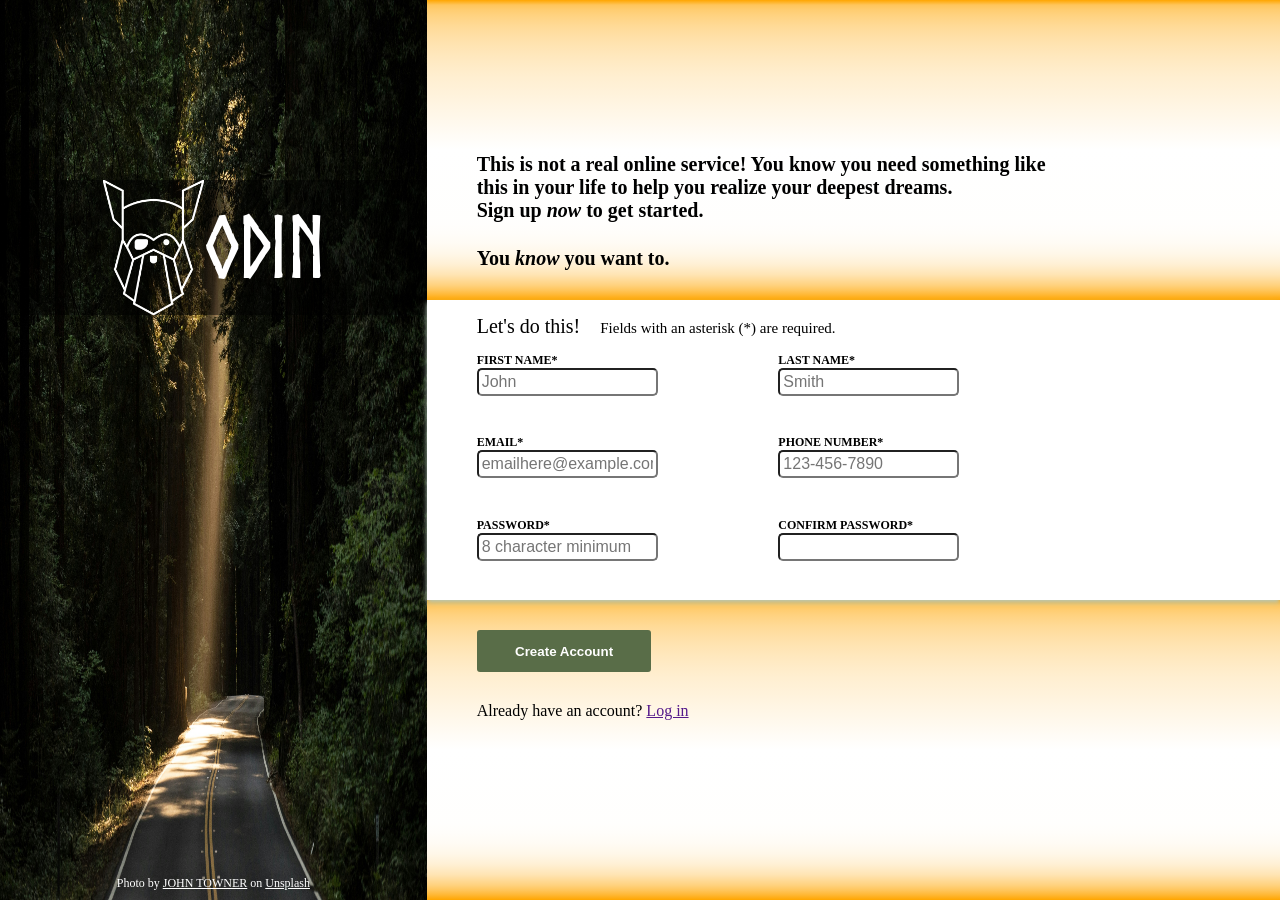
<file: index.html>
<!DOCTYPE html>
<html lang="en">
<head>
    <meta charset="UTF-8">
    <meta name="viewport" content="width=device-width, initial-scale=1.0">
    <title>Project: Sign-up Form</title>
    <link rel="stylesheet" href="styles.css">
</head>
<body>

    <section id="imgSidebar">
        <img class="backgroundImg" src="img/forestJohnTowner.jpg" alt="A picture of an empty road surrounded by trees and a lone ray of light shining throught the canopy, onto the road.">
        <div class="odinTextBlock">
            <img class="odinTextImg" src="img/odinLogo.png" alt="">
            <p class="odinText">Odin</p>
        </div>
        <p class="textCredit">Photo by <a href="https://unsplash.com/@heytowner?utm_source=unsplash&utm_medium=referral&utm_content=creditCopyText" target="_blank" rel="noreferrer">JOHN TOWNER</a> on <a href="https://unsplash.com/photos/empty-concrete-road-covered-surrounded-by-tall-tress-with-sun-rays-3Kv48NS4WUU?utm_source=unsplash&utm_medium=referral&utm_content=creditCopyText" target="_blank" rel="noreferrer">Unsplash</a></p>
    </section>

    <section id="userInfo">
        <div class="userIntro">
            <p class="introMessage1">This is not a real online service! You know you need something like this in your life to help you realize your deepest dreams.</p>
            <p class="introMessage2">Sign up <em>now</em> to get started.</p>
            <p class="introMessage3">You <em>know</em> you want to.</p>
        </div>

        <form class="userForm">
            <div class="formControls">
                <p class="formTitle">Let's do this! <small>Fields with an asterisk (*) are required.</small></p>

                <div class="formInputs">
                    <div class="inputContainer">
                        <label for="first-name">First Name*</label>
                        <input type="text" id="first-name" name="first-name" placeholder="John" required>
                    </div>

                    <div class="inputContainer">
                        <label for="last-name">Last Name*</label>
                        <input type="text" id="last-name" name="last-name" placeholder="Smith" required>
                    </div>

                    <div class="inputContainer">
                        <label for="email">Email*</label>
                        <input type="email" id="email" name="email" placeholder="emailhere@example.com" required>

                    </div>

                    <div class="inputContainer">
                        <label for="telephone">Phone Number*</label>
                        <input type="tel" id="telephone" name="telephone" placeholder="123-456-7890" pattern="[0-9]{3}-[0-9]{3}-[0-9]{4}" required>
                    </div>

                    <div class="inputContainer">
                        <label for="password">Password*</label>
                        <input type="password" id="password" name="password" placeholder="8 character minimum" minlength="8" maxlength="64" required>
                    </div>

                    <div class="inputContainer">
                        <label for="pw-confirm">Confirm Password*</label>
                        <input type="password" id="pw-confirm" name="pw-confirm" required>
                    </div>
                </div>
            </div>

            <div class="formEnd">
                <button class="submitBtn" type="submit">Create Account</button>
                <p class="endMessage1">Already have an account? <a href="">Log in</a></p>
            </div>
        </form>
    </section>

</body>
</html>
</file>
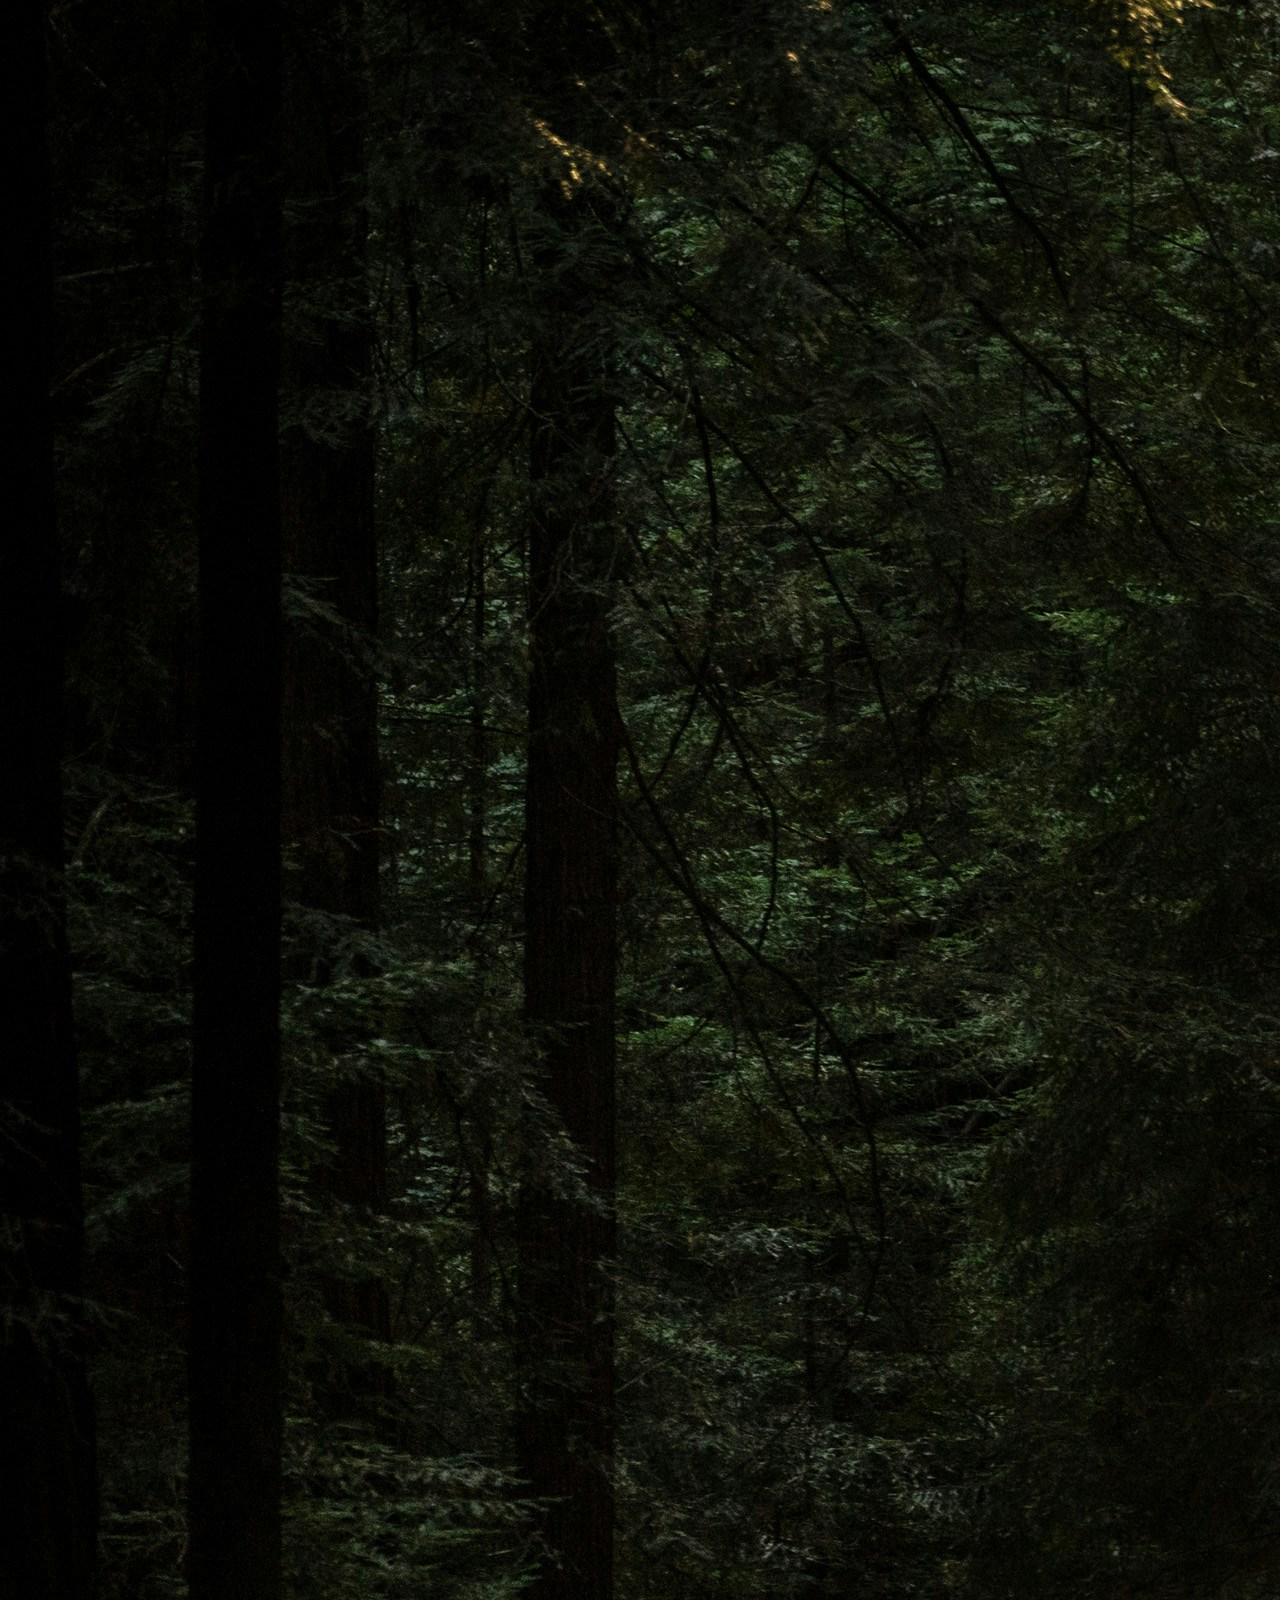
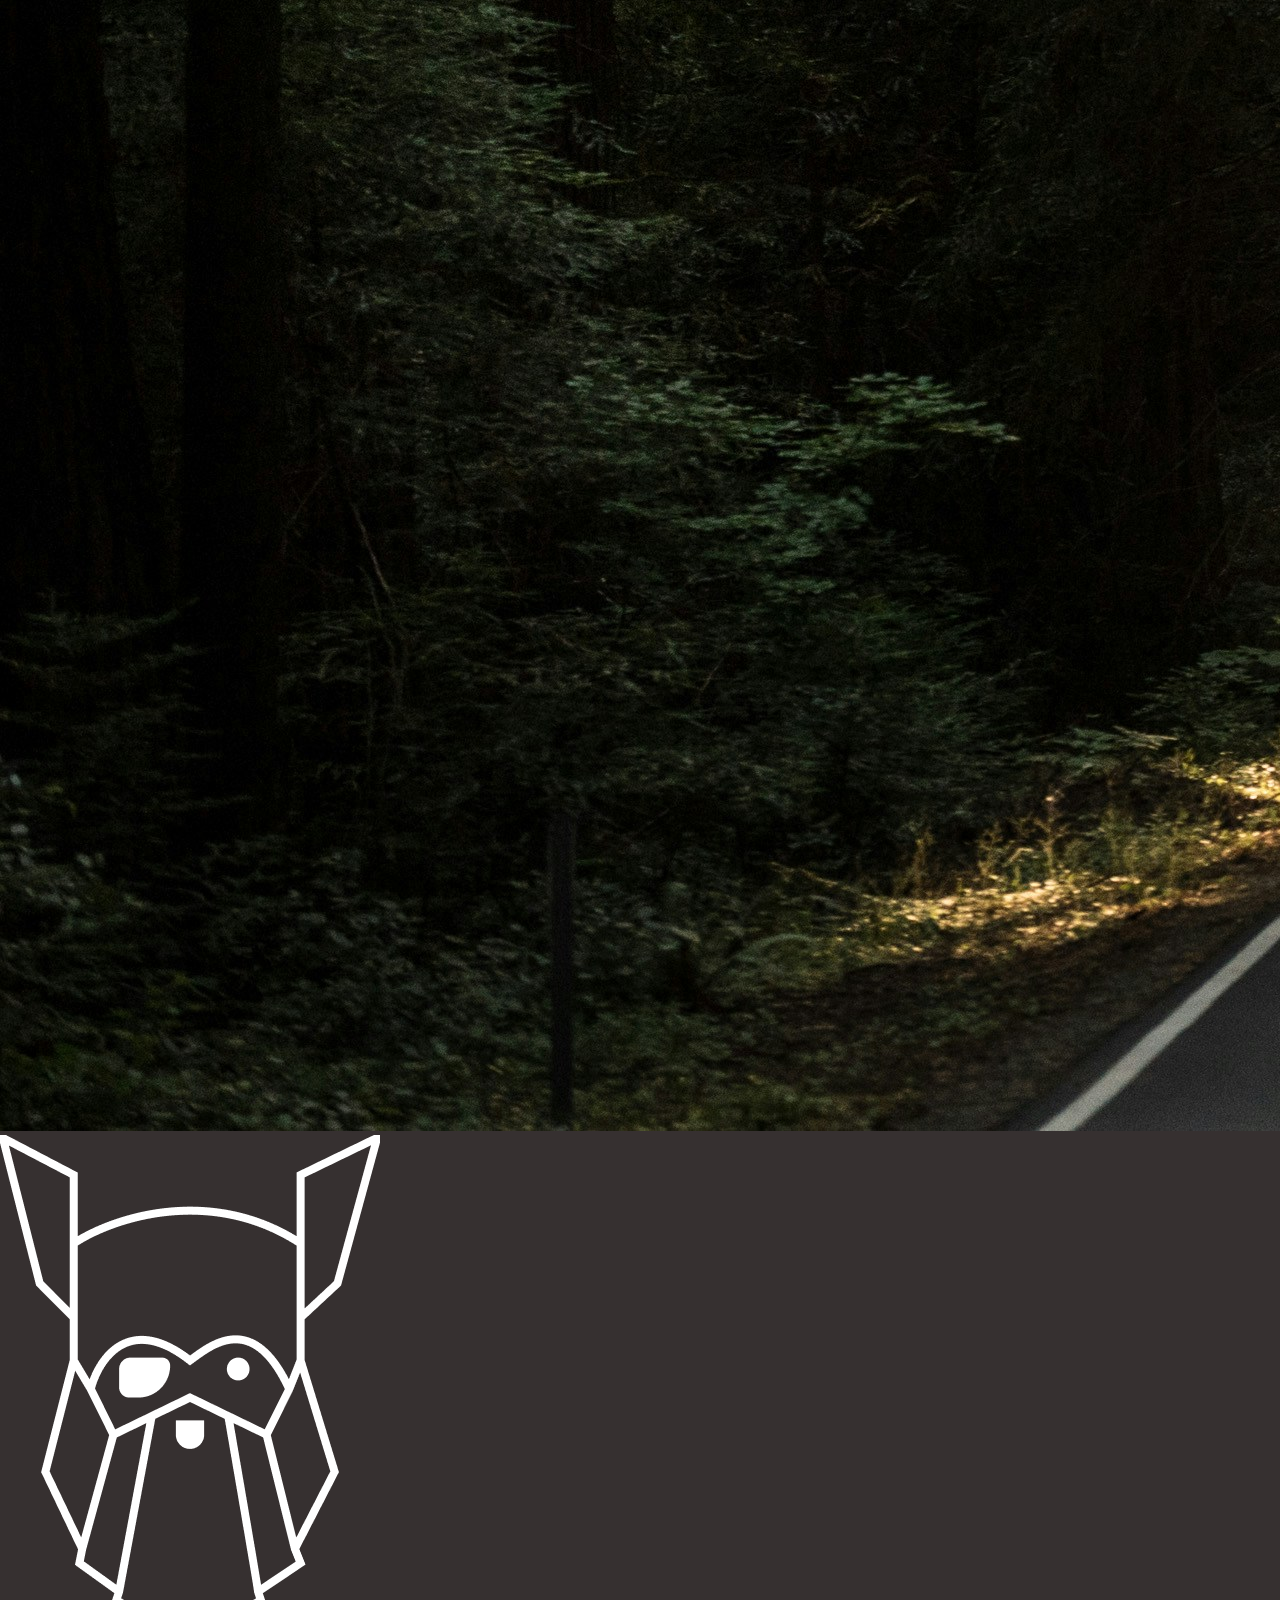
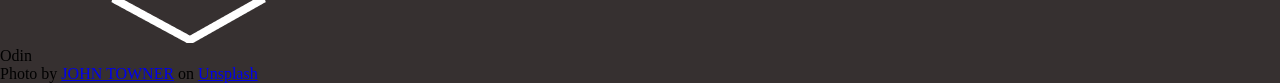
<file: indexOld.html>
<!DOCTYPE html>
<html lang="en">
<head>
    <meta charset="UTF-8">
    <meta name="viewport" content="width=device-width, initial-scale=1.0">
    <title>Project: Sign-up Form</title>
    <link rel="stylesheet" href="styles.css">
</head>
<body>

    <section id="background">
        <img class="backgroundImg" src="img/forestJohnTowner.jpg" alt="A picture of an empty road surrounded by trees and a lone ray of light shining throught the canopy, onto the road.">
        <div id="odinTextBlock">
            <img class="textImg" src="img/odinLogo.png" alt="">
            <p class="text">Odin</p>
        </div>
        <p class="textCredit">Photo by <a href="https://unsplash.com/@heytowner?utm_source=unsplash&utm_medium=referral&utm_content=creditCopyText">JOHN TOWNER</a> on <a href="https://unsplash.com/photos/empty-concrete-road-covered-surrounded-by-tall-tress-with-sun-rays-3Kv48NS4WUU?utm_source=unsplash&utm_medium=referral&utm_content=creditCopyText">Unsplash</a></p>
    </section>

    <section id="user">
        <div class="userDescription">
            <p class="userD1">This is not a real online service! You know you need something like this in your life to help you realize your deepest dreams. Sign up now to get started.</p>
            <p class="userD2">You know you want to.</p>
            
        </div>

        <form class="userForm">
            <p class="textAboveWidgets">Let's do this! <small>Fields with an asterisk (*) are required.</small></p>
            <div class="form-controls">
                <div>
                    <label for="first-name">First Name*</label>
                    <input type="text" id="first-name" name="first-name" placeholder="John" required>
                </div>
                <div>
                    <label for="last-name">Last Name*</label>
                    <input type="text" id="last-name" name="last-name" placeholder="Smith" required>
                </div>
                <div>
                    <label for="email">Email*</label>
                    <input type="email" id="email" name="email" placeholder="emailhere@example.com" required>
                </div>
                <div>
                    <label for="telephone">Phone Number*</label>
                    <input type="tel" id="telephone" name="telephone" placeholder="123-456-7890" pattern="[0-9]{3}-[0-9]{3}-[0-9]{4}" required>
                </div>
                <div>
                    <label for="password">Password*</label>
                    <input type="password" id="password" name="password" placeholder="8 character minimum" minlength="8" maxlength="64" required>
                </div>
                <div>
                    <label for="pw-confirm">Confirm Password*</label>
                    <input type="password" id="pw-confirm" name="pw-confirm" required>
                </div>
            </div>

            <div class="form-end">
                <button type="submit">Create Account</button>
                <p>Already have an account? <a href="">Log in</a></p>
            </div>
        </form>
    </section>



    
</body>
</html>
</file>
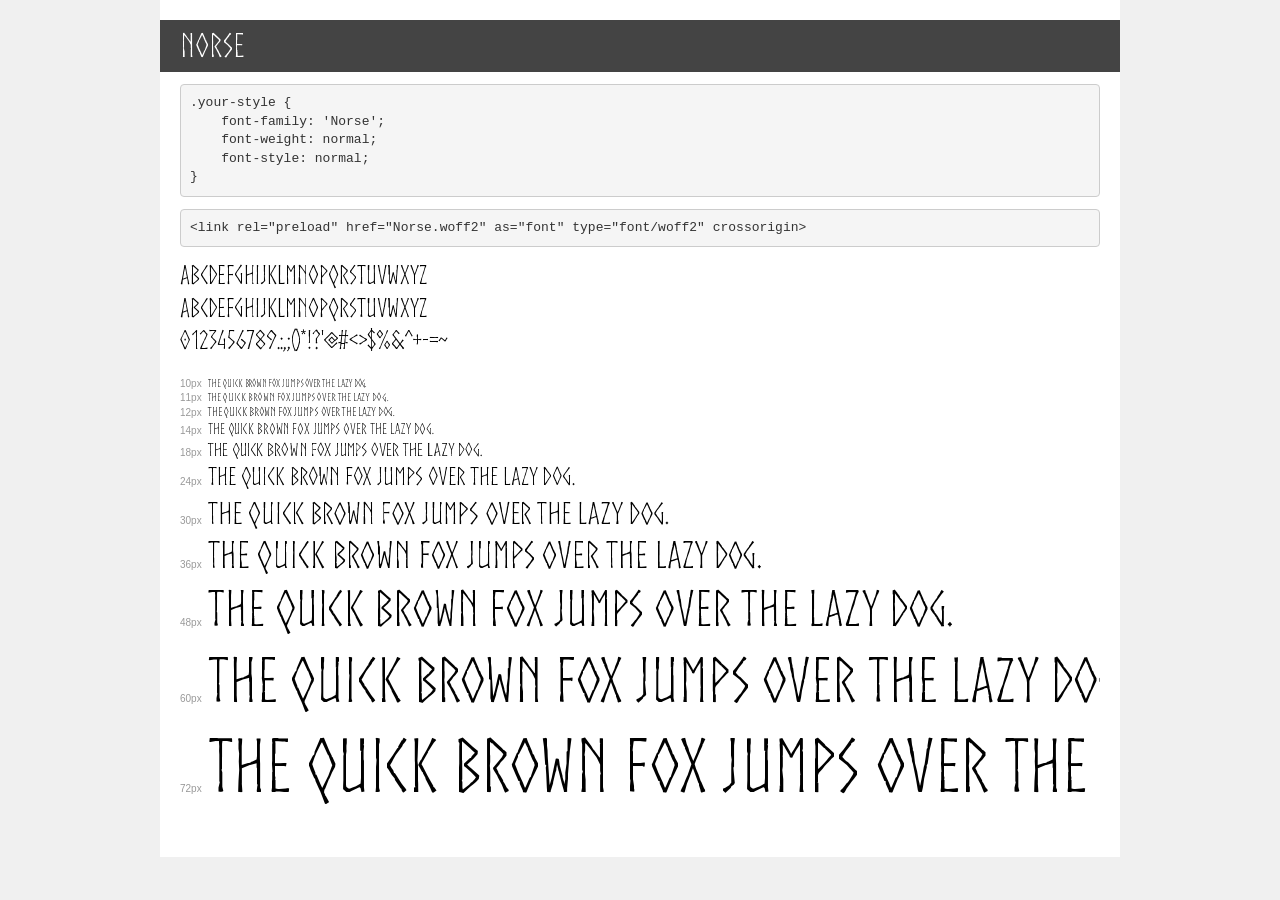
<file: fonts/demo.html>
<!DOCTYPE html>
<html lang="en">
<head>
    <meta charset="utf-8">
    <meta http-equiv="X-UA-Compatible" content="IE=edge">
    <meta name="viewport" content="width=device-width, initial-scale=1">
    <meta name="robots" content="noindex, noarchive">
    <meta name="format-detection" content="telephone=no">
    <title>Transfonter demo</title>
    <link href="stylesheet.css" rel="stylesheet">
    <style>
        /*
        http://meyerweb.com/eric/tools/css/reset/
        v2.0 | 20110126
        License: none (public domain)
        */
        html, body, div, span, applet, object, iframe,
        h1, h2, h3, h4, h5, h6, p, blockquote, pre,
        a, abbr, acronym, address, big, cite, code,
        del, dfn, em, img, ins, kbd, q, s, samp,
        small, strike, strong, sub, sup, tt, var,
        b, u, i, center,
        dl, dt, dd, ol, ul, li,
        fieldset, form, label, legend,
        table, caption, tbody, tfoot, thead, tr, th, td,
        article, aside, canvas, details, embed,
        figure, figcaption, footer, header, hgroup,
        menu, nav, output, ruby, section, summary,
        time, mark, audio, video {
            margin: 0;
            padding: 0;
            border: 0;
            font-size: 100%;
            font: inherit;
            vertical-align: baseline;
        }
        /* HTML5 display-role reset for older browsers */
        article, aside, details, figcaption, figure,
        footer, header, hgroup, menu, nav, section {
            display: block;
        }
        body {
            line-height: 1;
        }
        ol, ul {
            list-style: none;
        }
        blockquote, q {
            quotes: none;
        }
        blockquote:before, blockquote:after,
        q:before, q:after {
            content: '';
            content: none;
        }
        table {
            border-collapse: collapse;
            border-spacing: 0;
        }
        /* demo styles */
        body {
            background: #f0f0f0;
            color: #000;
        }
        .page {
            background: #fff;
            width: 920px;
            margin: 0 auto;
            padding: 20px 20px 0 20px;
            overflow: hidden;
        }
        .font-container {
            overflow-x: auto;
            overflow-y: hidden;
            margin-bottom: 40px;
            line-height: 1.3;
            white-space: nowrap;
            padding-bottom: 5px;
        }
        h1 {
            position: relative;
            background: #444;
            font-size: 32px;
            color: #fff;
            padding: 10px 20px;
            margin: 0 -20px 12px -20px;
        }
        .letters {
            font-size: 25px;
            margin-bottom: 20px;
        }
        .s10:before {
            content: '10px';
        }
        .s11:before {
            content: '11px';
        }
        .s12:before {
            content: '12px';
        }
        .s14:before {
            content: '14px';
        }
        .s18:before {
            content: '18px';
        }
        .s24:before {
            content: '24px';
        }
        .s30:before {
            content: '30px';
        }
        .s36:before {
            content: '36px';
        }
        .s48:before {
            content: '48px';
        }
        .s60:before {
            content: '60px';
        }
        .s72:before {
            content: '72px';
        }
        .s10:before, .s11:before, .s12:before, .s14:before,
        .s18:before, .s24:before, .s30:before, .s36:before,
        .s48:before, .s60:before, .s72:before {
            font-family: Arial, sans-serif;
            font-size: 10px;
            font-weight: normal;
            font-style: normal;
            color: #999;
            padding-right: 6px;
        }
        pre {
            display: block;
            padding: 9px;
            margin: 0 0 12px;
            font-family: Monaco, Menlo, Consolas, "Courier New", monospace;
            font-size: 13px;
            line-height: 1.428571429;
            color: #333;
            font-weight: normal;
            font-style: normal;
            background-color: #f5f5f5;
            border: 1px solid #ccc;
            overflow-x: auto;
            border-radius: 4px;
        }
        /* responsive */
        @media (max-width: 959px) {
            .page {
                width: auto;
                margin: 0;
            }
        }
    </style>
</head>
<body>
<div class="page">
    <div class="demo">
        <h1 style="font-family: 'Norse'; font-weight: normal; font-style: normal;">Norse</h1>
        <pre title="Usage">.your-style {
    font-family: 'Norse';
    font-weight: normal;
    font-style: normal;
}</pre>
        <pre title="Preload (optional)">
&lt;link rel=&quot;preload&quot; href=&quot;Norse.woff2&quot; as=&quot;font&quot; type=&quot;font/woff2&quot; crossorigin&gt;</pre>
        <div class="font-container" style="font-family: 'Norse'; font-weight: normal; font-style: normal;">
            <p class="letters">
                abcdefghijklmnopqrstuvwxyz<br>
ABCDEFGHIJKLMNOPQRSTUVWXYZ<br>
                0123456789.:,;()*!?'@#&lt;&gt;$%&^+-=~
            </p>
            <p class="s10" style="font-size: 10px;">The quick brown fox jumps over the lazy dog.</p>
            <p class="s11" style="font-size: 11px;">The quick brown fox jumps over the lazy dog.</p>
            <p class="s12" style="font-size: 12px;">The quick brown fox jumps over the lazy dog.</p>
            <p class="s14" style="font-size: 14px;">The quick brown fox jumps over the lazy dog.</p>
            <p class="s18" style="font-size: 18px;">The quick brown fox jumps over the lazy dog.</p>
            <p class="s24" style="font-size: 24px;">The quick brown fox jumps over the lazy dog.</p>
            <p class="s30" style="font-size: 30px;">The quick brown fox jumps over the lazy dog.</p>
            <p class="s36" style="font-size: 36px;">The quick brown fox jumps over the lazy dog.</p>
            <p class="s48" style="font-size: 48px;">The quick brown fox jumps over the lazy dog.</p>
            <p class="s60" style="font-size: 60px;">The quick brown fox jumps over the lazy dog.</p>
            <p class="s72" style="font-size: 72px;">The quick brown fox jumps over the lazy dog.</p>
        </div>
    </div>

</div>
</body>
</html>
</file>
<file: styles.css>
/* ----- Global ----- */

*, *::before, *::after {
    margin: 0;
    padding: 0;
    box-sizing: border-box;
}

html {
    width: 100vw;
    height: 100vh;
}

@font-face {
    font-family: "Norse";
    src: 
        url(fonts/Norse.woff2) format("woff2"),
        url(fonts/Norse.woff) format("woff");
    font-display: normal;
}

body {
    height: 100%;
    width: 100%;
    background-color: #363030;
    color: #FFFFFF;
    color: black;
    display: flex;
    flex-direction: row;
    font-family: 'Times New Roman', Times, serif;
}

/* ----- Image Sidebard Section ------ */
#imgSidebar {
    flex: 1;
    position: relative;


    .backgroundImg {
        display: block;
        height: 100%;
        width: 100%;
    }

    .odinTextBlock {
        display: flex;
        flex-direction: row;
        background-color: rgb(0 0 0 / 50%);
        height: 15%;
        width: 100%;
        position: absolute;
        top: 20%;
        justify-content: center;
        align-items: center;
        color: white;
    }

    .odinTextImg {
        height: 100%;
        width: auto;
    }

    .odinText {
        font-family: "Norse";
        font-weight: bold;
        font-size: 5rem;
    }

    .textCredit {
        position: absolute;
        bottom: 1%;
        width: 100%;
        text-align: center;
        font-size: 0.75rem;
        color: white;
    }

    .textCredit > a {
        color: #FFFFFF;
    }

}


/* ----- User Info Section ----- */
#userInfo {
    flex: 2;
    display: flex;
    flex-direction: column;
    position: relative;


    .userIntro {
        display: flex;
        flex-direction: column;
        justify-content: flex-end;
        background-image: linear-gradient(to bottom, orange, 5%, white 50%, 95%, orange);
        flex: 1;
    
        .introMessage1 {
            font-size: 1.25rem;
            font-weight: bold;
            margin: 0px 200px 0px 50px;
        }

        .introMessage2 {
            font-size: 1.25rem;
            font-weight: bold;
            margin: 0px 200px 25px 50px;
        }

        .introMessage3 {
            font-size: 1.25rem;
            font-weight: bold;
            margin: 0px 200px 30px 50px;
        }

    }

    .userForm {
        flex: 2;
        display: flex;
        flex-direction: column;
    

        .formControls {
            background-color: #FFFFFF;
            flex: 1;
            display: flex;
            flex-direction: column;
            box-shadow: 0px 3px 5px 0px #B7C9BC;
            position: relative;
        

            .formTitle {
                font-size: 1.25em;
                margin:15px 0px 15px 50px;
            }

            .formTitle > small {
                font-size: 0.75em;
                margin: 0px 0px 0px 15px;
            }

            .formInputs {
                display: flex;
                flex-flow: row wrap;
                margin: 0px 200px 0px 50px;
                flex: 1;
            }

            .inputContainer {
                width: 50%;
            }
            
                .inputContainer > label {
                    display: block;
                    font-size: 0.75rem;
                    text-transform: uppercase;
                    font-weight: bold;
                }

                .inputContainer > input {
                    width: 60%;
                    font-size: 1rem;
                    padding: 3px;
                    border-radius: 5px;
                    outline: none;
                }

                .inputContainer > input:focus {
                    border: 1px solid black;
                    box-shadow: 1px 1px 5px #000000;
                }

                .inputContainer > input:user-valid {
                    background-color: rgb(0 255 0 /10%);
                }

                .inputContainer > input:user-invalid {
                    background-color: rgb(255 0 0 / 10%);
                }
            
        }
    

        .formEnd {
            background-image: linear-gradient(to bottom, orange, 5%, white 50%, 95%, orange);
            flex: 1;
        

            .submitBtn {
                display: block;
                font: 1.1rem;
                font-weight: bold;
                margin: 30px 0px 30px 50px;
                padding: 1.5vh 3vw 1.5vh 3vw;
                background-color: #596D48;
                color: #FFFFFF;
                border: none;
                border-radius: 3px;
            }

            .endMessage1 {
                margin: 0px 0px 0px 50px;
            }
        }
    }
}
</file>
<file: fonts/stylesheet.css>
@font-face {
    font-family: 'Norse';
    src: url('Norse.woff2') format('woff2'),
        url('Norse.woff') format('woff');
    font-weight: normal;
    font-style: normal;
    font-display: swap;
}
</file>
